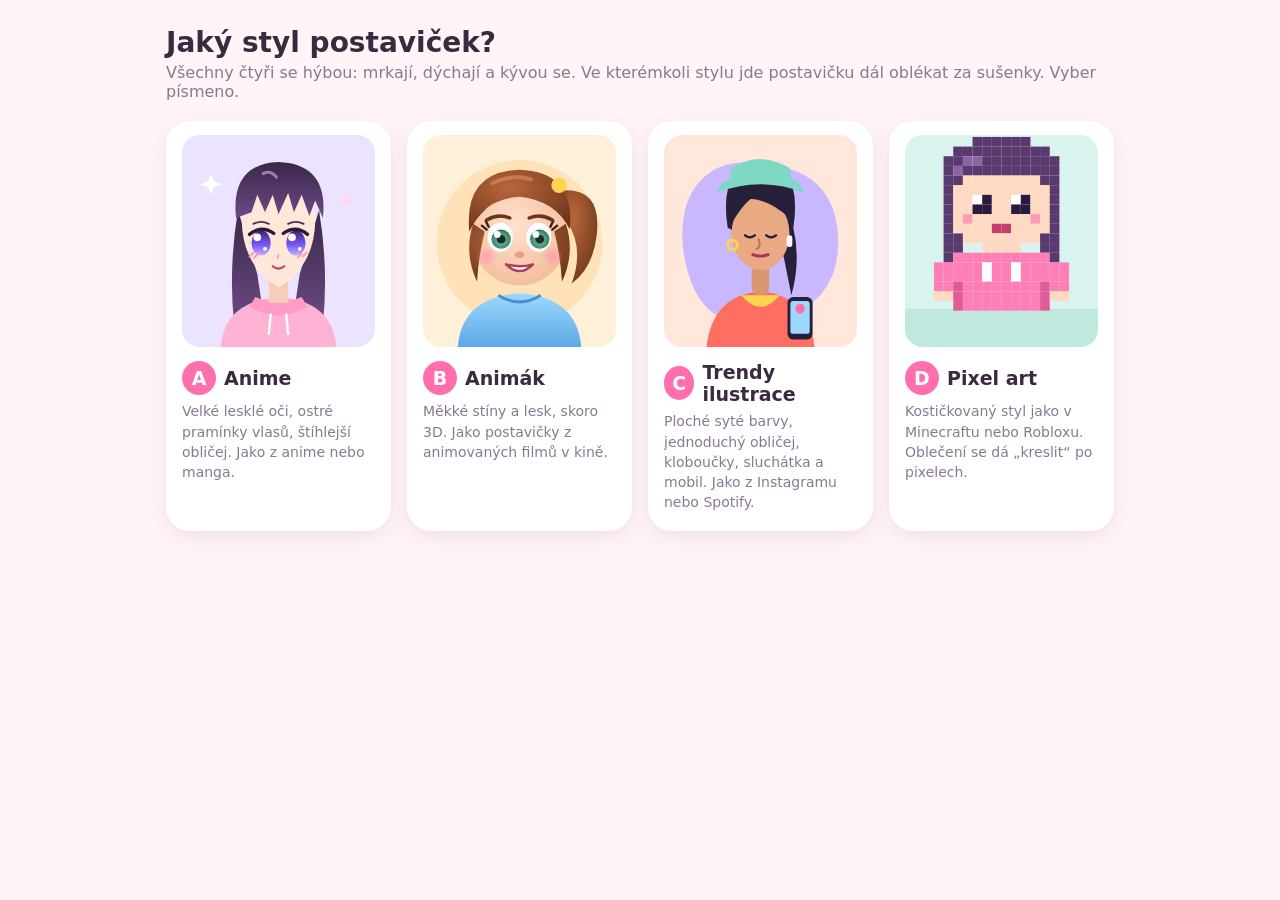
<file: navrhy.html>
<!doctype html>
<html lang="cs">
<head>
<meta charset="utf-8">
<meta name="viewport" content="width=device-width, initial-scale=1">
<title>Biscuit – styly postaviček</title>
<style>
  :root { --bg: #fff4f8; --text: #3b2a3f; --tlumene: #8a7891; --ruzova: #ff6fae; color-scheme: light; }
  * { box-sizing: border-box; }
  body { margin: 0; font-family: ui-rounded, "SF Pro Rounded", system-ui, sans-serif; background: var(--bg); color: var(--text); }
  main { max-width: 980px; margin: 0 auto; padding: 20px 16px 40px; }
  h1 { font-size: 28px; margin: 6px 0 4px; }
  .uvod { color: var(--tlumene); margin: 0 0 20px; }
  .styly { display: grid; grid-template-columns: repeat(auto-fit, minmax(220px, 1fr)); gap: 16px; }
  .styl { background: #fff; border-radius: 24px; padding: 14px 16px 18px; box-shadow: 0 6px 18px rgba(150, 90, 140, .13); }
  .styl svg { width: 100%; height: auto; display: block; border-radius: 18px; }
  .pismeno { display: inline-grid; place-items: center; width: 34px; height: 34px; border-radius: 50%; background: var(--ruzova); color: #fff; font-weight: 800; margin-right: 8px; }
  h2 { display: flex; align-items: center; font-size: 19px; margin: 14px 0 6px; }
  .styl p { margin: 0; color: var(--tlumene); font-size: 14px; line-height: 1.45; }

  /* Pohyb – společné */
  .mrk { animation: mrk 4.2s infinite; transform-box: fill-box; transform-origin: center; }
  @keyframes mrk { 0%, 92%, 100% { transform: scaleY(1); } 95% { transform: scaleY(.08); } }
  .dech { animation: dech 3.2s ease-in-out infinite; transform-box: fill-box; transform-origin: bottom center; }
  @keyframes dech { 50% { transform: translateY(-3px); } }
  .naklon { animation: naklon 5s ease-in-out infinite; transform-box: fill-box; transform-origin: 50% 85%; }
  @keyframes naklon { 0%, 100% { transform: rotate(0); } 30% { transform: rotate(-4deg); } 60% { transform: rotate(3deg); } }
  .vlaje { animation: vlaje 2.6s ease-in-out infinite; transform-box: fill-box; transform-origin: 20% 10%; }
  @keyframes vlaje { 50% { transform: rotate(7deg); } }
  .kyv { animation: kyv 1.2s ease-in-out infinite; transform-box: fill-box; transform-origin: 50% 100%; }
  @keyframes kyv { 50% { transform: rotate(-5deg) translateY(1px); } }
  .nota { animation: nota 2.4s linear infinite; opacity: 0; }
  .nota.d2 { animation-delay: 1.2s; }
  @keyframes nota { 0% { opacity: 0; transform: translate(0, 0); } 20% { opacity: 1; } 100% { opacity: 0; transform: translate(14px, -46px); } }
  .trpyt { animation: trpyt 1.8s ease-in-out infinite; transform-box: fill-box; transform-origin: center; }
  .trpyt.d2 { animation-delay: .9s; }
  @keyframes trpyt { 0%, 100% { transform: scale(.4); opacity: .3; } 50% { transform: scale(1); opacity: 1; } }
  .skok { animation: skok 1s steps(2) infinite; }
  @keyframes skok { 50% { transform: translateY(-10px); } }
  .pmrk { animation: pmrk 3.6s steps(1) infinite; opacity: 0; }
  @keyframes pmrk { 0%, 90% { opacity: 0; } 92%, 97% { opacity: 1; } }
</style>
</head>
<body>
<main>
  <h1>Jaký styl postaviček?</h1>
  <p class="uvod">Všechny čtyři se hýbou: mrkají, dýchají a kývou se. Ve kterémkoli stylu jde postavičku dál oblékat za sušenky. Vyber písmeno.</p>

  <div class="styly">
    <!-- A: Anime -->
    <section class="styl">
      <svg viewBox="0 0 200 220">
        <defs>
          <linearGradient id="a-duhovka" x1="0" y1="0" x2="0" y2="1"><stop offset="0" stop-color="#3a2470"/><stop offset=".6" stop-color="#7b5cff"/><stop offset="1" stop-color="#c5b4ff"/></linearGradient>
          <linearGradient id="a-vlasy" x1="0" y1="0" x2="0" y2="1"><stop offset="0" stop-color="#3b2748"/><stop offset="1" stop-color="#6b4a86"/></linearGradient>
        </defs>
        <rect width="200" height="220" fill="#ece4ff"/>
        <path class="trpyt" d="M30 40 l3 8 l8 3 l-8 3 l-3 8 l-3 -8 l-8 -3 l8 -3z" fill="#fff"/>
        <path class="trpyt d2" d="M170 60 l2 6 l6 2 l-6 2 l-2 6 l-2 -6 l-6 -2 l6 -2z" fill="#ffd6ec"/>
        <g class="dech">
          <path class="vlaje" d="M58 78 q-10 60 -4 118 l30 -12 l-6 -40z" fill="url(#a-vlasy)"/>
          <path class="vlaje" style="animation-delay:.4s" d="M142 78 q10 60 4 118 l-30 -12 l6 -40z" fill="url(#a-vlasy)"/>
          <path d="M40 220 q4 -48 60 -52 q56 4 60 52z" fill="#ffb3d4"/>
          <path d="M70 178 q30 18 60 0 l-6 -10 q-24 10 -48 0z" fill="#ff9cc6"/>
          <path d="M92 186 l-2 20 M108 186 l2 20" stroke="#fff" stroke-width="2.5" stroke-linecap="round"/>
          <rect x="90" y="150" width="20" height="24" fill="#f5cdb8"/>
          <g class="naklon">
            <path d="M62 82 q-2 52 38 76 q40 -24 38 -76 q-2 -40 -38 -42 q-36 2 -38 42z" fill="#ffe8da"/>
            <path d="M56 86 q-6 -56 44 -58 q52 2 46 58 l-8 -18 l-6 16 l-8 -22 l-8 18 l-6 -20 l-10 22 l-6 -20 l-8 18 l-8 -18 l-6 18z" fill="url(#a-vlasy)"/>
            <path d="M84 40 q8 -4 14 4" stroke="#9d7bb8" stroke-width="3" fill="none" stroke-linecap="round"/>
            <path d="M74 92 q8 -4 16 0 M110 92 q8 -4 16 0" stroke="#4a3350" stroke-width="2" fill="none" stroke-linecap="round"/>
            <g class="mrk">
              <ellipse cx="82" cy="112" rx="10" ry="13" fill="url(#a-duhovka)"/>
              <ellipse cx="118" cy="112" rx="10" ry="13" fill="url(#a-duhovka)"/>
              <circle cx="78" cy="106" r="4" fill="#fff"/><circle cx="114" cy="106" r="4" fill="#fff"/>
              <circle cx="86" cy="118" r="2" fill="#fff"/><circle cx="122" cy="118" r="2" fill="#fff"/>
              <path d="M70 103 q12 -10 25 -1 M105 102 q13 -9 25 1" stroke="#2b1a3f" stroke-width="3.5" fill="none" stroke-linecap="round"/>
            </g>
            <path d="M100 124 l-1 4" stroke="#e0a58c" stroke-width="1.6" stroke-linecap="round"/>
            <path d="M94 136 q6 5 12 0" stroke="#c2416b" stroke-width="2.2" fill="none" stroke-linecap="round"/>
            <path d="M70 126 l4 -4 M75 127 l4 -4 M120 127 l4 -4 M125 126 l4 -4" stroke="#ff9ab8" stroke-width="2" stroke-linecap="round"/>
          </g>
        </g>
      </svg>
      <h2><span class="pismeno">A</span>Anime</h2>
      <p>Velké lesklé oči, ostré pramínky vlasů, štíhlejší obličej. Jako z anime nebo manga.</p>
    </section>

    <!-- B: Animák (3D look) -->
    <section class="styl">
      <svg viewBox="0 0 200 220">
        <defs>
          <radialGradient id="b-kuze" cx=".45" cy=".4" r=".7"><stop offset="0" stop-color="#ffe2cf"/><stop offset="1" stop-color="#f2b896"/></radialGradient>
          <radialGradient id="b-vlasy" cx=".4" cy=".3" r=".8"><stop offset="0" stop-color="#b8663c"/><stop offset="1" stop-color="#6b3418"/></radialGradient>
          <radialGradient id="b-oko" cx=".5" cy=".55" r=".6"><stop offset="0" stop-color="#7ec8a8"/><stop offset=".7" stop-color="#3f8f72"/><stop offset="1" stop-color="#245a47"/></radialGradient>
          <linearGradient id="b-mikina" x1="0" y1="0" x2="0" y2="1"><stop offset="0" stop-color="#9fd8ff"/><stop offset="1" stop-color="#5aa8e6"/></linearGradient>
          <radialGradient id="b-tvar" cx=".5" cy=".5" r=".5"><stop offset="0" stop-color="#ff8fab" stop-opacity=".7"/><stop offset="1" stop-color="#ff8fab" stop-opacity="0"/></radialGradient>
        </defs>
        <rect width="200" height="220" fill="#fff0d9"/>
        <circle cx="100" cy="112" r="86" fill="#ffe2b8"/>
        <g class="dech">
          <path class="vlaje" d="M140 58 q46 -6 40 46 q-4 34 -26 50 q14 -38 -6 -66z" fill="url(#b-vlasy)"/>
          <path d="M36 220 q4 -52 64 -56 q60 4 64 56z" fill="url(#b-mikina)"/>
          <path d="M78 166 q22 14 44 0" stroke="#4a8fcc" stroke-width="3" fill="none"/>
          <g class="naklon">
            <ellipse cx="100" cy="104" rx="50" ry="52" fill="url(#b-kuze)"/>
            <path d="M48 100 q-6 -62 52 -64 q58 2 52 62 q-14 -30 -52 -34 q-28 2 -40 18 q-6 6 -12 18z" fill="url(#b-vlasy)"/>
            <path d="M52 92 q-10 30 4 60 q2 -30 8 -52z M148 92 q10 30 -4 60 q-2 -30 -8 -52z" fill="url(#b-vlasy)"/>
            <path d="M66 98 l-5 -4 M68 95 l-3 -6 M134 98 l5 -4 M132 95 l3 -6" stroke="#3b1d0e" stroke-width="2.4" stroke-linecap="round"/>
            <path d="M72 50 q20 -10 40 -4" stroke="#d48a5c" stroke-width="4" fill="none" stroke-linecap="round" opacity=".7"/>
            <circle cx="141" cy="52" r="8" fill="#ffd34d"/>
            <g class="mrk">
              <ellipse cx="80" cy="106" rx="13" ry="15" fill="#fff"/><ellipse cx="120" cy="106" rx="13" ry="15" fill="#fff"/>
              <circle cx="81" cy="108" r="10" fill="url(#b-oko)"/><circle cx="121" cy="108" r="10" fill="url(#b-oko)"/>
              <circle cx="81" cy="108" r="4.5" fill="#1b2b26"/><circle cx="121" cy="108" r="4.5" fill="#1b2b26"/>
              <circle cx="77" cy="103" r="3.5" fill="#fff"/><circle cx="117" cy="103" r="3.5" fill="#fff"/>
            </g>
            <path d="M66 88 q12 -7 24 -2 M110 86 q12 -5 24 2" stroke="#6b3418" stroke-width="3.5" fill="none" stroke-linecap="round"/>
            <ellipse cx="100" cy="124" rx="5" ry="3.5" fill="#e8a084"/>
            <circle cx="66" cy="126" r="11" fill="url(#b-tvar)"/><circle cx="134" cy="126" r="11" fill="url(#b-tvar)"/>
            <path d="M86 134 q14 14 28 0 q-14 4 -28 0z" fill="#fff" stroke="#a8405e" stroke-width="2.5" stroke-linejoin="round"/>
          </g>
        </g>
      </svg>
      <h2><span class="pismeno">B</span>Animák</h2>
      <p>Měkké stíny a lesk, skoro 3D. Jako postavičky z animovaných filmů v kině.</p>
    </section>

    <!-- C: Trendy ilustrace -->
    <section class="styl">
      <svg viewBox="0 0 200 220">
        <rect width="200" height="220" fill="#ffe7dc"/>
        <path d="M24 70 q20 -50 80 -40 q70 6 76 70 q6 70 -60 92 q-70 18 -92 -40 q-16 -44 -4 -82z" fill="#c9b8ff"/>
        <text class="nota" x="150" y="80" font-size="18" fill="#6b4fd8">♪</text>
        <text class="nota d2" x="40" y="90" font-size="16" fill="#ff6f61">♫</text>
        <g class="kyv">
          <path d="M44 220 q6 -54 56 -58 q50 4 56 58z" fill="#ff6f61"/>
          <path d="M80 166 q20 24 40 0" fill="#ffd34d"/>
          <rect x="91" y="132" width="18" height="34" rx="8" fill="#d99772"/>
          <path d="M66 96 q-10 -64 34 -66 q44 2 34 66 q8 34 -2 70 l-8 -40z" fill="#26203a"/>
          <ellipse cx="100" cy="102" rx="30" ry="38" fill="#e9a982"/>
          <path d="M70 92 q4 -46 30 -46 q26 0 30 40 q-20 -18 -40 -20 q-10 8 -20 26z" fill="#26203a"/>
          <path class="mrk" d="M84 104 q5 4 10 0 M106 104 q5 4 10 0" stroke="#26203a" stroke-width="2.6" fill="none" stroke-linecap="round"/>
          <path d="M98 108 q3 8 -2 10" stroke="#b9724f" stroke-width="2" fill="none" stroke-linecap="round"/>
          <path d="M92 124 q8 3 16 0" stroke="#a8325a" stroke-width="3" fill="none" stroke-linecap="round"/>
          <circle cx="71" cy="114" r="5" fill="none" stroke="#ffd34d" stroke-width="3"/>
          <rect x="127" y="104" width="6" height="12" rx="3" fill="#fff"/>
          <path d="M60 50 q40 -26 80 0 l6 10 q-46 -18 -92 0z" fill="#7fd8c4"/>
          <path d="M70 34 q30 -18 60 0 q4 10 -2 16 q-28 -10 -56 0 q-6 -6 -2 -16z" fill="#7fd8c4"/>
        </g>
        <g class="kyv" style="animation-delay:.1s">
          <rect x="128" y="168" width="26" height="44" rx="6" fill="#26203a"/>
          <rect x="131" y="172" width="20" height="34" rx="3" fill="#9fd8ff"/>
          <circle cx="141" cy="180" r="5" fill="#ff6fae"/>
        </g>
      </svg>
      <h2><span class="pismeno">C</span>Trendy ilustrace</h2>
      <p>Ploché syté barvy, jednoduchý obličej, kloboučky, sluchátka a mobil. Jako z Instagramu nebo Spotify.</p>
    </section>

    <!-- D: Pixel art -->
    <section class="styl">
      <svg viewBox="0 0 200 220" id="pixel">
        <rect width="200" height="220" fill="#d9f4ee"/>
        <g fill="#bfe9df"><rect x="0" y="180" width="200" height="40"/></g>
        <g class="skok" id="pixel-postava"></g>
      </svg>
      <h2><span class="pismeno">D</span>Pixel art</h2>
      <p>Kostičkovaný styl jako v Minecraftu nebo Robloxu. Oblečení se dá „kreslit“ po pixelech.</p>
    </section>
  </div>
</main>
<script>
  // Pixel art: mapa 16×18, každý znak jedna barva.
  const MAPA = [
    '.....HHHHHH.....',
    '...HHHHHHHHHH...',
    '..HHhhHHHHHHHH..',
    '..HhHHHHHHHHHH..',
    '..HHSSSSSSSSHH..',
    '..HSSSSSSSSSSH..',
    '..HSSWESSWESSH..',
    '..HSSEESSEESSH..',
    '..HSBSSSSSSBSH..',
    '..HSSSSMMSSSSH..',
    '..HHSSSSSSSSHH..',
    '..HH..SSSS..HH..',
    '..HPPPPPPPPPPH..',
    '.PPPPPwPPwPPPPP.',
    '.PPPPPwPPwPPPPP.',
    '.PPpPPPPPPPPpPP.',
    '.SSpPPPPPPPPpSS.',
    '...pPPPPPPPPp...',
  ];
  const BARVY = { H: '#5a3a6e', h: '#8d63a8', S: '#ffd9c2', E: '#2b1a3f', W: '#ffffff', B: '#ff9ab8', M: '#c2416b', P: '#ff7eb6', p: '#e05b97', w: '#ffffff' };
  const px = 10, x0 = 20, y0 = 2;
  let svg = '';
  MAPA.forEach((r, y) => [...r].forEach((c, x) => {
    if (BARVY[c]) svg += `<rect x="${x0 + x * px}" y="${y0 + y * px}" width="${px}" height="${px}" fill="${BARVY[c]}"/>`;
  }));
  // Mrknutí: přes oči se na chvilku položí kůže s čárkou.
  svg += `<g class="pmrk">${[[5, 6], [6, 6], [5, 7], [6, 7], [9, 6], [10, 6], [9, 7], [10, 7]].map(([x, y]) =>
    `<rect x="${x0 + x * px}" y="${y0 + y * px}" width="${px}" height="${px}" fill="${y === 7 ? '#2b1a3f' : '#ffd9c2'}"/>`).join('')}</g>`;
  document.getElementById('pixel-postava').innerHTML = svg;
</script>
</body>
</html>
</file>
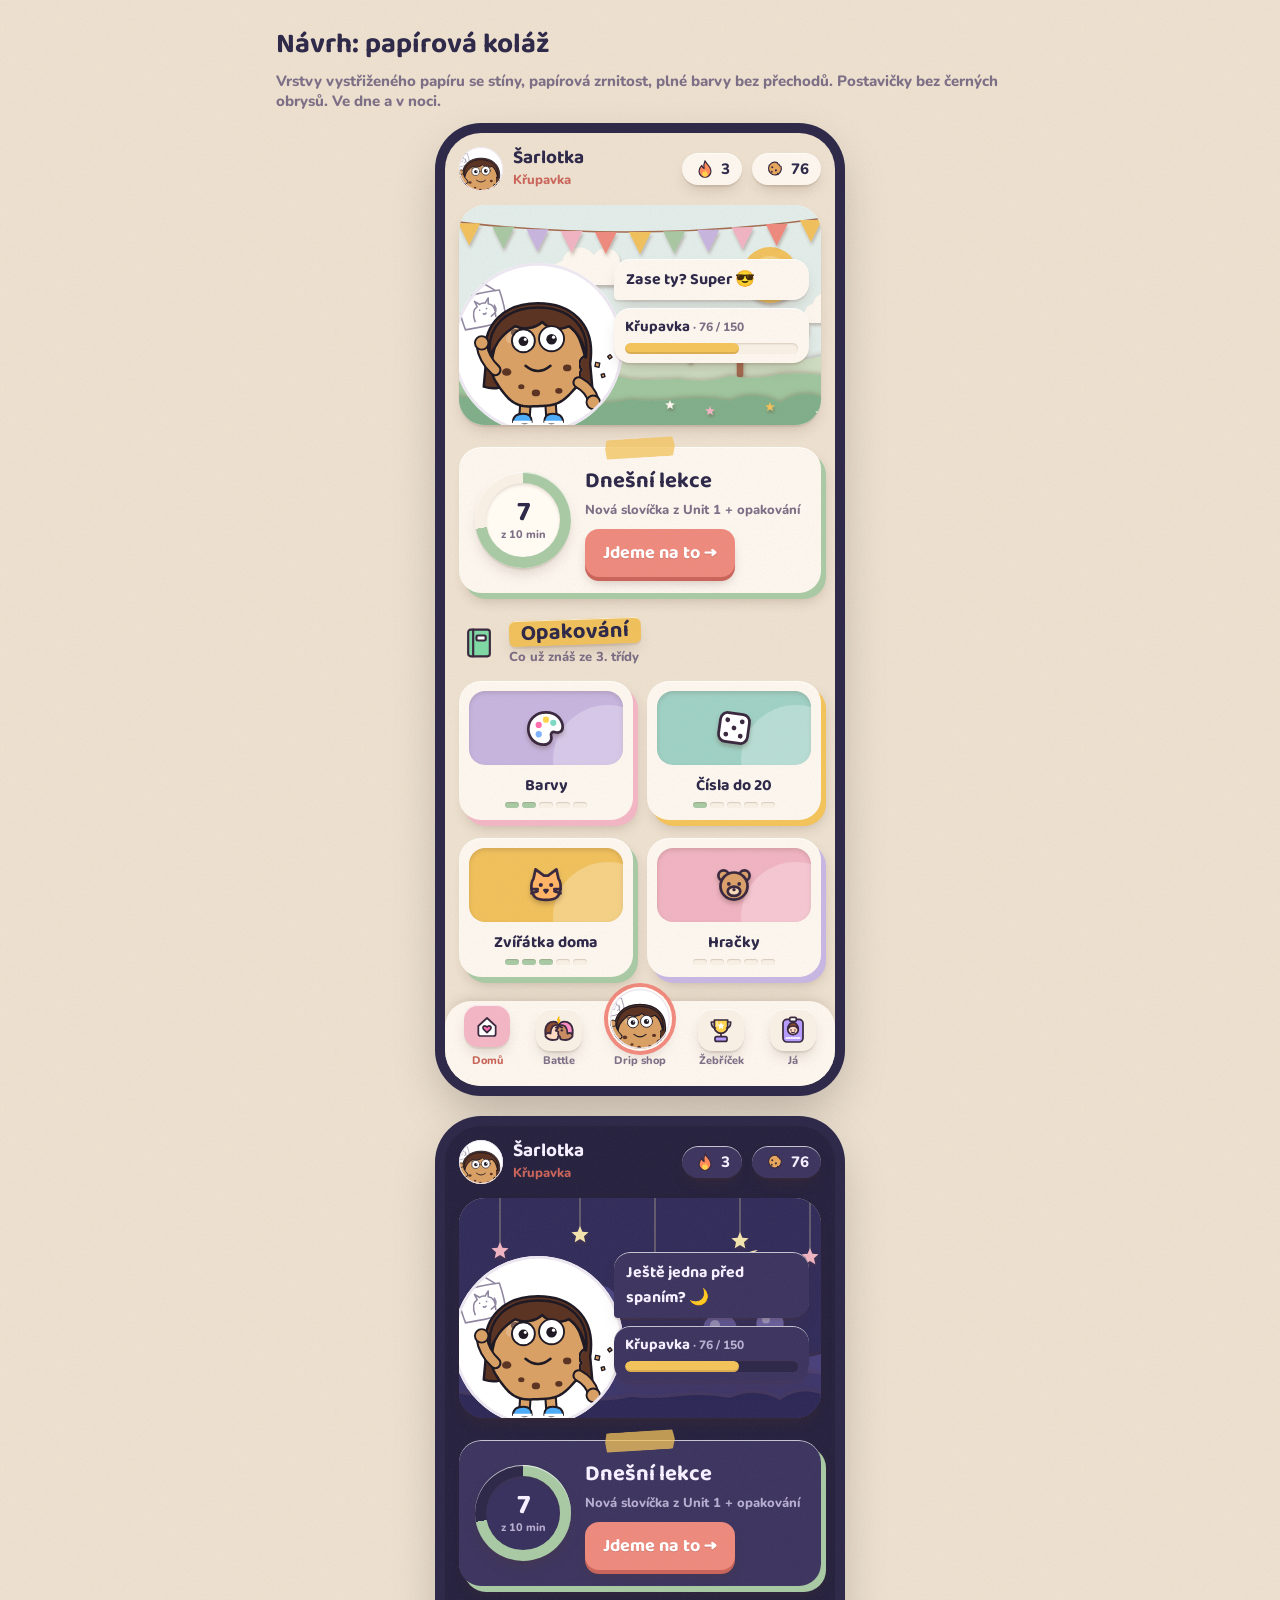
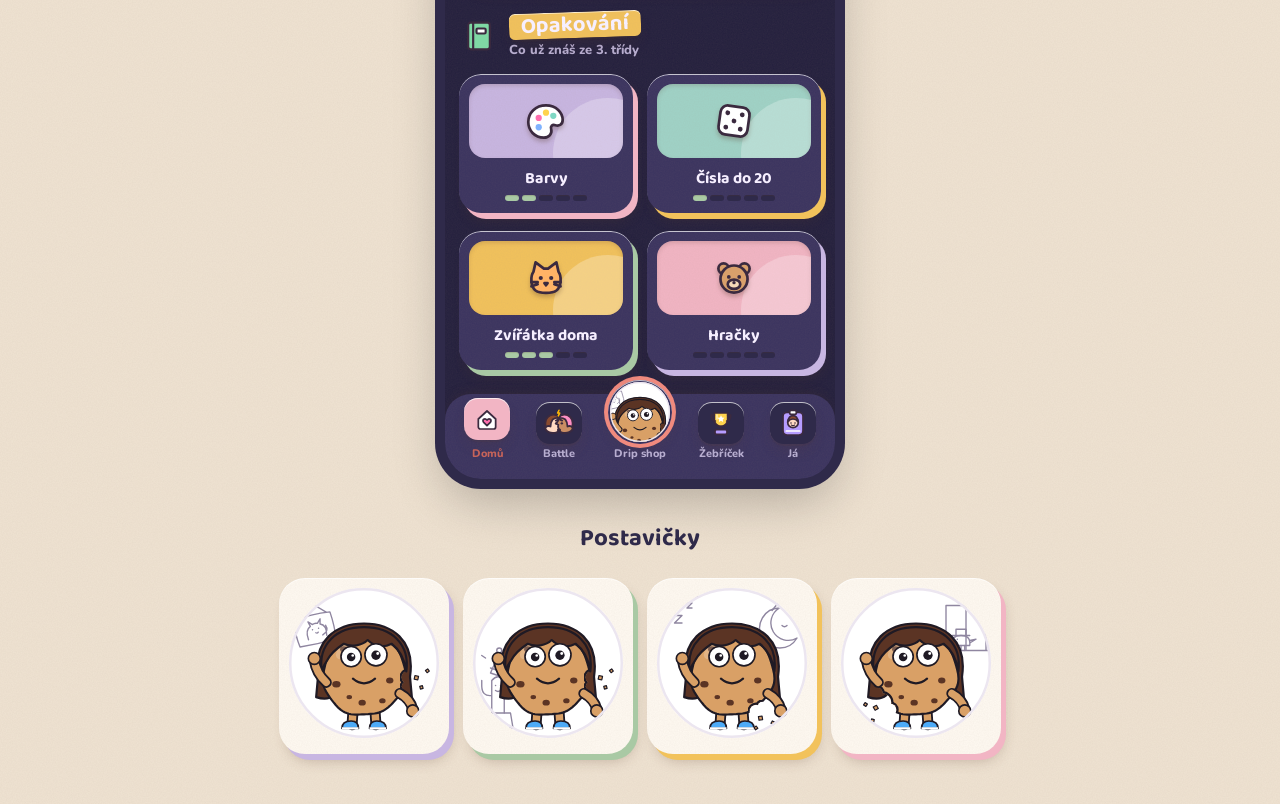
<file: papir.html>
<!doctype html>
<html lang="cs">
<head>
<meta charset="utf-8">
<meta name="viewport" content="width=device-width, initial-scale=1, viewport-fit=cover">
<title>Biscuit – papírový styl</title>
<link rel="preconnect" href="https://fonts.googleapis.com">
<link rel="preconnect" href="https://fonts.gstatic.com" crossorigin>
<link rel="stylesheet" href="https://fonts.googleapis.com/css2?family=Baloo+2:wght@600;700;800&family=Nunito:wght@700;800;900&display=swap">
<style>
  /* Návrh: papírová koláž. Žádné přechody – plné papírové barvy, vrstvy se stínem, zrnitost. */
  :root {
    --krem: #fffaf2; --papir: #f7efe3; --pozadi: #efe3d2; --inkoust: #2f2a4a; --tlumene: #7d6f86;
    --korala: #f08a7e; --korala-tm: #c9655b; --pudr: #f2b5c4; --horcice: #f2c25b; --salvej: #a9c9a4; --levandule: #c8b6e2; --mata: #9fd3c7; --hneda: #a56b4f;
    --zrno: url("data:image/svg+xml,%3Csvg xmlns='http://www.w3.org/2000/svg' width='180' height='180'%3E%3Cfilter id='n'%3E%3CfeTurbulence type='fractalNoise' baseFrequency='.8' numOctaves='3' stitchTiles='stitch'/%3E%3CfeColorMatrix values='0 0 0 0 .35 0 0 0 0 .25 0 0 0 0 .2 0 0 0 .09 0'/%3E%3C/filter%3E%3Crect width='100%25' height='100%25' filter='url(%23n)'/%3E%3C/svg%3E");
    --stin: 0 1px 0 rgba(255, 255, 255, .7) inset, 0 2px 1px rgba(90, 58, 42, .10), 0 8px 16px -6px rgba(90, 58, 42, .28);
  }
  * { box-sizing: border-box; }
  body { margin: 0; font-family: Nunito, system-ui, sans-serif; font-weight: 800; color: var(--inkoust); background: var(--pozadi) var(--zrno); }
  h1, h2, h3, b, .btn, .bublina { font-family: 'Baloo 2', Nunito, sans-serif; }
  .uvod { max-width: 760px; margin: 0 auto; padding: 22px 16px 6px; }
  .uvod h1 { margin: 0 0 4px; font-size: 28px; }
  .uvod p { margin: 0; color: var(--tlumene); font-size: 15px; }
  .telefon { max-width: 390px; margin: 16px auto 40px; padding: 14px 14px 0; background: var(--pozadi) var(--zrno); border-radius: 36px; box-shadow: 0 0 0 10px #2f2a4a, 0 20px 50px rgba(0, 0, 0, .25); overflow: hidden; }

  /* Vrstvený papír: list + podkladový list jiné barvy posunutý za ním */
  .list { position: relative; background: var(--krem) var(--zrno); border-radius: 22px; box-shadow: var(--stin); }
  /* podkladový list jiné barvy vykukující zpod karty */
  .list { box-shadow: 0 1px 0 rgba(255, 255, 255, .7) inset, 5px 6px 0 var(--zada, var(--pudr)), 5px 10px 14px -4px rgba(90, 58, 42, .3); }
  .paska { position: absolute; width: 70px; height: 20px; top: -9px; left: 50%; translate: -50% 0; rotate: -4deg; background: rgba(242, 194, 91, .75);
    box-shadow: 0 1px 2px rgba(90, 58, 42, .15); clip-path: polygon(3% 0, 97% 4%, 100% 50%, 96% 100%, 2% 96%, 0 50%); }

  .hlavicka { display: flex; align-items: center; gap: 10px; margin-bottom: 14px; }
  .hlavicka .jmeno { flex: 1; } .hlavicka .jmeno b { display: block; font-size: 19px; line-height: 1; } .hlavicka .jmeno small { color: var(--korala-tm); font-size: 13px; }
  .pilulka { display: inline-flex; align-items: center; gap: 5px; padding: 5px 12px; border-radius: 99px; background: var(--krem) var(--zrno); box-shadow: var(--stin); font-size: 15px; }

  .hero { position: relative; height: 220px; border-radius: 26px; overflow: hidden; box-shadow: var(--stin); margin-bottom: 22px; }
  .hero > svg { position: absolute; inset: 0; width: 100%; height: 100%; }
  .hero::after { content: ''; position: absolute; inset: 0; background: var(--zrno); pointer-events: none; z-index: 1; }
  .hero .postava, .hero .vpravo { z-index: 2; }
  .hero .postava { position: absolute; left: -6px; bottom: -14px; }
  .hero .vpravo { position: absolute; right: 12px; top: 54px; width: 54%; display: flex; flex-direction: column; gap: 8px; }
  .bublina { background: var(--krem) var(--zrno); padding: 8px 12px; border-radius: 16px 16px 16px 4px; box-shadow: var(--stin); font-size: 16px; font-weight: 700; }
  .uroven { background: var(--krem) var(--zrno); padding: 7px 11px 9px; border-radius: 16px; box-shadow: var(--stin); font-size: 12px; color: var(--tlumene); }
  .uroven b { color: var(--inkoust); font-size: 15px; }
  .proužek { height: 11px; border-radius: 99px; background: var(--papir); box-shadow: inset 0 1px 2px rgba(90, 58, 42, .2); margin-top: 4px; overflow: hidden; }
  .proužek i { display: block; height: 100%; width: 66%; border-radius: 99px; background: var(--horcice); box-shadow: inset 0 -2px 0 rgba(90, 58, 42, .15); }

  .dnes { display: flex; gap: 14px; align-items: center; padding: 16px; margin-bottom: 26px; --zada: var(--salvej); }
  .kruh { flex: none; width: 96px; height: 96px; border-radius: 50%; display: grid; place-content: center; text-align: center;
    background: conic-gradient(var(--salvej) 0 72%, var(--papir) 0); box-shadow: var(--stin); }
  .kruh div { width: 74px; height: 74px; border-radius: 50%; background: var(--krem); display: grid; place-content: center; box-shadow: inset 0 2px 3px rgba(90, 58, 42, .15); }
  .kruh b { font-size: 28px; line-height: 1; } .kruh small { font-size: 11px; color: var(--tlumene); }
  .dnes h3 { margin: 0; font-size: 22px; } .dnes p { margin: 2px 0 10px; font-size: 13px; color: var(--tlumene); }
  .btn { display: inline-block; border: 0; padding: 10px 18px; border-radius: 14px; font-size: 18px; font-weight: 700; color: #fff; background: var(--korala) var(--zrno);
    box-shadow: 0 4px 0 var(--korala-tm), 0 8px 12px -4px rgba(90, 58, 42, .35); text-shadow: 0 1px 0 rgba(0, 0, 0, .12); }

  .sekce { display: flex; align-items: center; gap: 10px; margin: 6px 0 14px; }
  .sekce h2 { margin: 0; font-size: 22px; line-height: 1; }
  .sekce small { color: var(--tlumene); font-size: 13px; }
  .stuha { background: var(--horcice) var(--zrno); padding: 2px 12px; border-radius: 6px; box-shadow: var(--stin); rotate: -2deg; display: inline-block; }

  .balicky { display: grid; grid-template-columns: 1fr 1fr; gap: 18px 14px; margin-bottom: 24px; }
  .balicek { padding: 10px 10px 12px; text-align: center; }
  .balicek .okno { height: 74px; border-radius: 16px; margin-bottom: 8px; display: grid; place-items: center; background: var(--barva) var(--zrno);
    box-shadow: inset 0 2px 4px rgba(90, 58, 42, .18); position: relative; overflow: hidden; }
  .balicek .okno svg { position: relative; filter: drop-shadow(0 3px 2px rgba(90, 58, 42, .3)); }
  .balicek .okno::before { content: ''; position: absolute; width: 110px; height: 110px; right: -40px; bottom: -50px; border-radius: 50%; background: rgba(255, 255, 255, .25); }
  .balicek b { font-size: 16px; display: block; }
  .balicek .stav { display: flex; gap: 3px; justify-content: center; margin-top: 4px; }
  .balicek .stav i { width: 14px; height: 6px; border-radius: 3px; background: var(--papir); box-shadow: inset 0 1px 1px rgba(90, 58, 42, .2); }
  .balicek .stav i.ok { background: var(--salvej); }

  .lista { display: flex; justify-content: space-around; align-items: flex-end; margin: 0 -14px; padding: 8px 6px 18px; background: var(--krem) var(--zrno);
    box-shadow: 0 -6px 14px -8px rgba(90, 58, 42, .35); border-radius: 26px 26px 0 0; }
  .lista a { display: flex; flex-direction: column; align-items: center; gap: 2px; font-size: 11px; color: var(--tlumene); }
  .lista a span { width: 46px; height: 42px; display: grid; place-items: center; border-radius: 14px; background: var(--papir); box-shadow: var(--stin); }
  .lista a.on span { background: var(--pudr); translate: 0 -4px; } .lista a.on { color: var(--korala-tm); }
  .lista .stred span { width: 64px; height: 64px; border-radius: 50%; margin-top: -26px; background: var(--krem); box-shadow: 0 0 0 4px var(--korala), var(--stin); overflow: hidden; }

  .postavy { max-width: 760px; margin: 0 auto 50px; padding: 0 16px; }
  .postavy .rada { display: flex; flex-wrap: wrap; gap: 14px; justify-content: center; }
  .postavy .rada > div { padding: 10px; border-radius: 26px; --zada: var(--levandule); }
  .postavy .rada > div:nth-child(2) { --zada: var(--salvej); } .postavy .rada > div:nth-child(3) { --zada: var(--horcice); } .postavy .rada > div:nth-child(4) { --zada: var(--pudr); }
</style>
</head>
<body>
  <div class="uvod">
    <h1>Návrh: papírová koláž</h1>
    <p>Vrstvy vystřiženého papíru se stíny, papírová zrnitost, plné barvy bez přechodů. Postavičky bez černých obrysů. Ve dne a v noci.</p>
  </div>
  <div class="telefon" id="den"></div>
  <div class="telefon" id="noc"></div>
  <div class="postavy"><h2 style="text-align:center">Postavičky</h2><div class="rada" id="postavy"></div></div>

<script type="module">
  import { postavicka } from './js/postavicka.js';
  import { scenaPapir } from './js/papir.js';
  import { ik } from './js/ikony.js';
  const lotka = { kuze: 'k1', uces: 'mikada', barva: 'zrzava', duhovka: 'o-modre', oci: 'rasy', obleceni: 'mikina-lila', ruka: 'susenka', pozadi: 'p-lila' };
  const balicky = [['barvy', 'Barvy', '#c8b6e2', 2], ['cisla20', 'Čísla do 20', '#9fd3c7', 1], ['zviratka', 'Zvířátka doma', '#f2c25b', 3], ['hracky', 'Hračky', '#f2b5c4', 0]];
  const obrazovka = noc => `
    <div class="hlavicka">${postavicka(lotka, 44, 'hlava', false, { papir: true })}<div class="jmeno"><b>Šarlotka</b><small>Křupavka</small></div>
      <span class="pilulka">${ik('ohen', 22, { podklad: false })} 3</span><span class="pilulka">${ik('susenka', 22, { podklad: false })} 76</span></div>
    <div class="hero">${scenaPapir(noc ? 'noc' : 'den')}
      <div class="postava">${postavicka(lotka, 170, 'cela', true, { bezPozadi: true, papir: true })}</div>
      <div class="vpravo"><div class="bublina">${noc ? 'Ještě jedna před spaním? 🌙' : 'Zase ty? Super 😎'}</div>
        <div class="uroven"><b>Křupavka</b> · 76 / 150<div class="proužek"><i></i></div></div></div></div>
    <div class="list dnes"><span class="paska"></span><div class="kruh"><div><b>7</b><small>z 10 min</small></div></div>
      <div><h3>Dnešní lekce</h3><p>Nová slovíčka z Unit 1 + opakování</p><span class="btn">Jdeme na to →</span></div></div>
    <div class="sekce">${ik('o-kniha', 40, { podklad: false })}<div><h2><span class="stuha">Opakování</span></h2><small>Co už znáš ze 3. třídy</small></div></div>
    <div class="balicky">${balicky.map(([id, nazev, barva, ok], i) => `<div class="list balicek" style="--barva:${barva};--zada:${['#f2b5c4', '#f2c25b', '#a9c9a4', '#c8b6e2'][i]}">
      <div class="okno">${ik(id, 50, { podklad: false })}</div><b>${nazev}</b><div class="stav">${[0, 1, 2, 3, 4].map(k => `<i class="${k < ok ? 'ok' : ''}"></i>`).join('')}</div></div>`).join('')}</div>
    <div class="lista"><a class="on"><span>${ik('domu', 32, { podklad: false })}</span>Domů</a><a><span>${ik('tab-battle', 34, { podklad: false })}</span>Battle</a>
      <a class="stred"><span>${postavicka(lotka, 60, 'hlava', true, { papir: true })}</span>Drip shop</a>
      <a><span>${ik('tab-zebricek', 32, { podklad: false })}</span>Žebříček</a><a><span>${ik('tab-ja', 32, { podklad: false })}</span>Já</a></div>`;
  document.getElementById('den').innerHTML = obrazovka(false);
  const noc = document.getElementById('noc');
  noc.innerHTML = obrazovka(true);
  noc.style.cssText = '--krem:#3a335f;--papir:#2f2a4a;--pozadi:#231f3d;--inkoust:#f6efff;--tlumene:#b8aed0;color:#f6efff';
  const looky = [
    lotka,
    { kuze: 'k4', uces: 'afro', barva: 'cerna', duhovka: 'o-hnede', obleceni: 'dziny', nausnice: 'kruhy', pozadi: 'p-mata' },
    { kuze: 'k2', uces: 'kratke', barva: 'hneda', duhovka: 'o-zelene', obleceni: 'dres', hlava: 'ksiltovka', pozadi: 'p-slunce', mazlicek: 'pejsek' },
    { kuze: 'k3', uces: 'buns', barva: 'ruzova', duhovka: 'o-fialove', obleceni: 'kozena', oci: 'linky', pozadi: 'p-srdicka' },
  ];
  document.getElementById('postavy').innerHTML = looky.map(l => `<div class="list">${postavicka(l, 150, 'cela', true, { papir: true })}</div>`).join('');
</script>
</body>
</html>
</file>
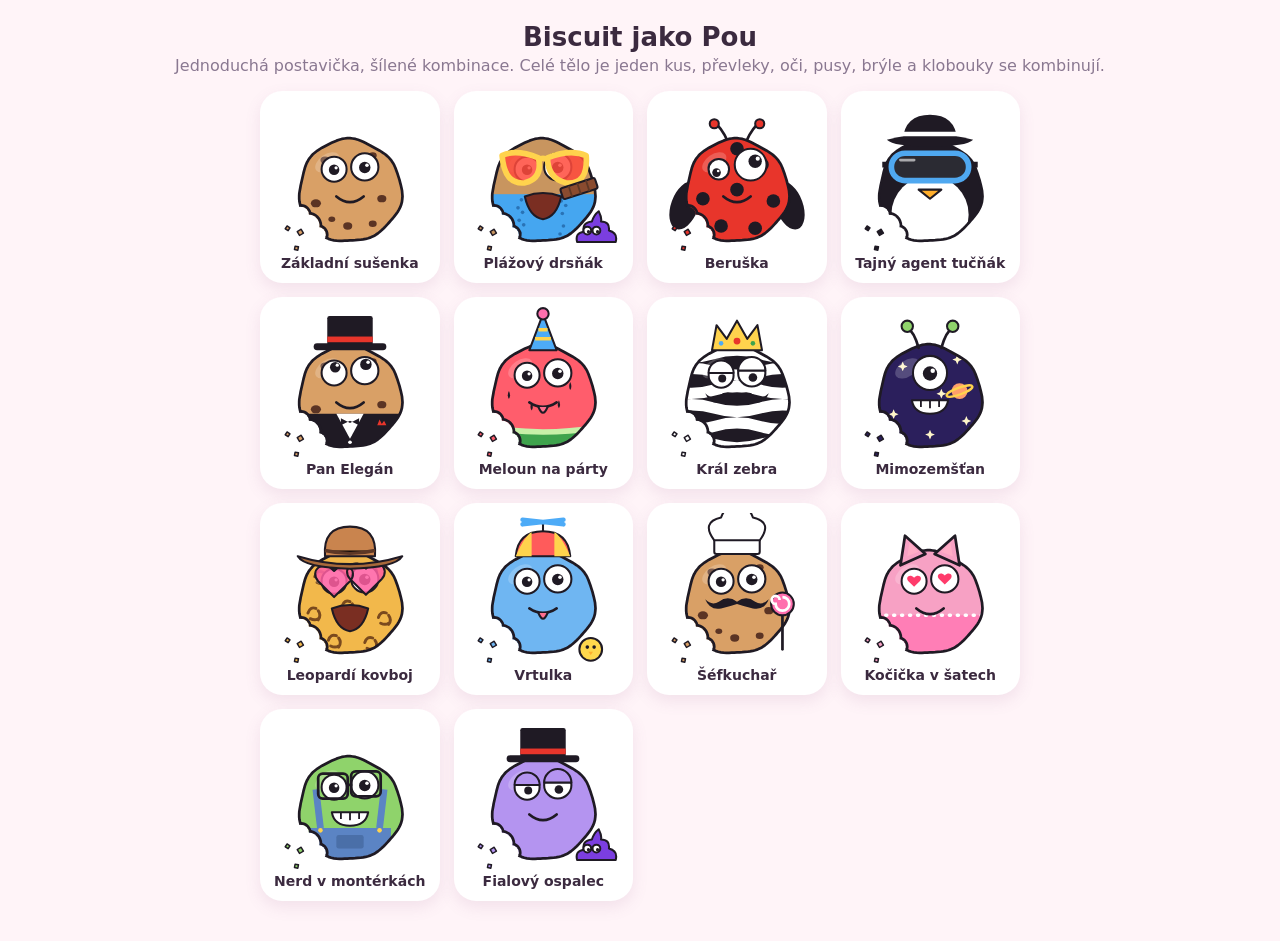
<file: pou.html>
<!doctype html>
<html lang="cs">
<head>
<meta charset="utf-8">
<meta name="viewport" content="width=device-width, initial-scale=1">
<title>Biscuit – postavička jako Pou</title>
<style>
  body { margin: 0; font-family: ui-rounded, "SF Pro Rounded", system-ui, sans-serif; color: #3b2a3f; background: #fff4f8; text-align: center; }
  h1 { margin: 22px 0 4px; font-size: 26px; } p { margin: 0 16px 16px; color: #8a7891; }
  .mrizka { display: grid; grid-template-columns: repeat(auto-fill, minmax(160px, 1fr)); gap: 14px; max-width: 760px; margin: 0 auto 40px; padding: 0 14px; }
  .mrizka div { background: #fff; border-radius: 22px; padding: 10px 6px 12px; box-shadow: 0 6px 16px rgba(150, 90, 140, .12); font-weight: 700; font-size: 14px; }
  .mrizka svg { display: block; margin: 0 auto 4px; animation: dech 2.8s ease-in-out infinite; transform-origin: 50% 100%; }
  .mrizka div:nth-child(odd) svg { animation-delay: -1.3s; }
  @keyframes dech { 50% { transform: scale(1.03, .97); } }
</style>
</head>
<body>
  <h1>Biscuit jako Pou</h1>
  <p>Jednoduchá postavička, šílené kombinace. Celé tělo je jeden kus, převleky, oči, pusy, brýle a klobouky se kombinují.</p>
  <div class="mrizka" id="m"></div>
<script type="module">
  import { blob } from './js/blob.js';
  const k = [
    ['Základní sušenka', {}],
    ['Plážový drsňák', { kuze: 'hneda', oci: 'koukaci', pusa: 'otevrena', obleceni: 'plavky', bryle: 'velke', vec: 'cokolada', mazlicek: 'hovinko' }],
    ['Beruška', { kuze: 'beruska', oci: 'silene' }],
    ['Tajný agent tučňák', { kuze: 'tucnak', pusa: 'zobak', bryle: 'lyzarske', hlava: 'fedora' }],
    ['Pan Elegán', { kuze: 'susenka', oci: 'nahoru', obleceni: 'smoking', hlava: 'cylindr' }],
    ['Meloun na párty', { kuze: 'meloun', pusa: 'jazyk', hlava: 'party' }],
    ['Král zebra', { kuze: 'zebra', vousy: 'knir', hlava: 'korunka', oci: 'ospale' }],
    ['Mimozemšťan', { kuze: 'galaxie', oci: 'kyklop', hlava: 'tykadla', pusa: 'zuby' }],
    ['Leopardí kovboj', { kuze: 'leopard', bryle: 'srdickove', hlava: 'kovboj', pusa: 'otevrena' }],
    ['Vrtulka', { kuze: 'modra', hlava: 'vrtulka', pusa: 'jazyk', mazlicek: 'kure' }],
    ['Šéfkuchař', { kuze: 'susenka', hlava: 'kuchar', vec: 'lizatko', vousy: 'knir' }],
    ['Kočička v šatech', { kuze: 'ruzova', hlava: 'ousko', obleceni: 'saty', oci: 'zamilovane' }],
    ['Nerd v montérkách', { kuze: 'zelena', bryle: 'nerd', obleceni: 'monterky', pusa: 'zuby' }],
    ['Fialový ospalec', { kuze: 'fialova', oci: 'ospale', hlava: 'cylindr', mazlicek: 'hovinko' }],
  ];
  document.getElementById('m').innerHTML = k.map(([n, v]) => `<div>${blob(v, 150)}${n}</div>`).join('');
</script>
</body>
</html>
</file>
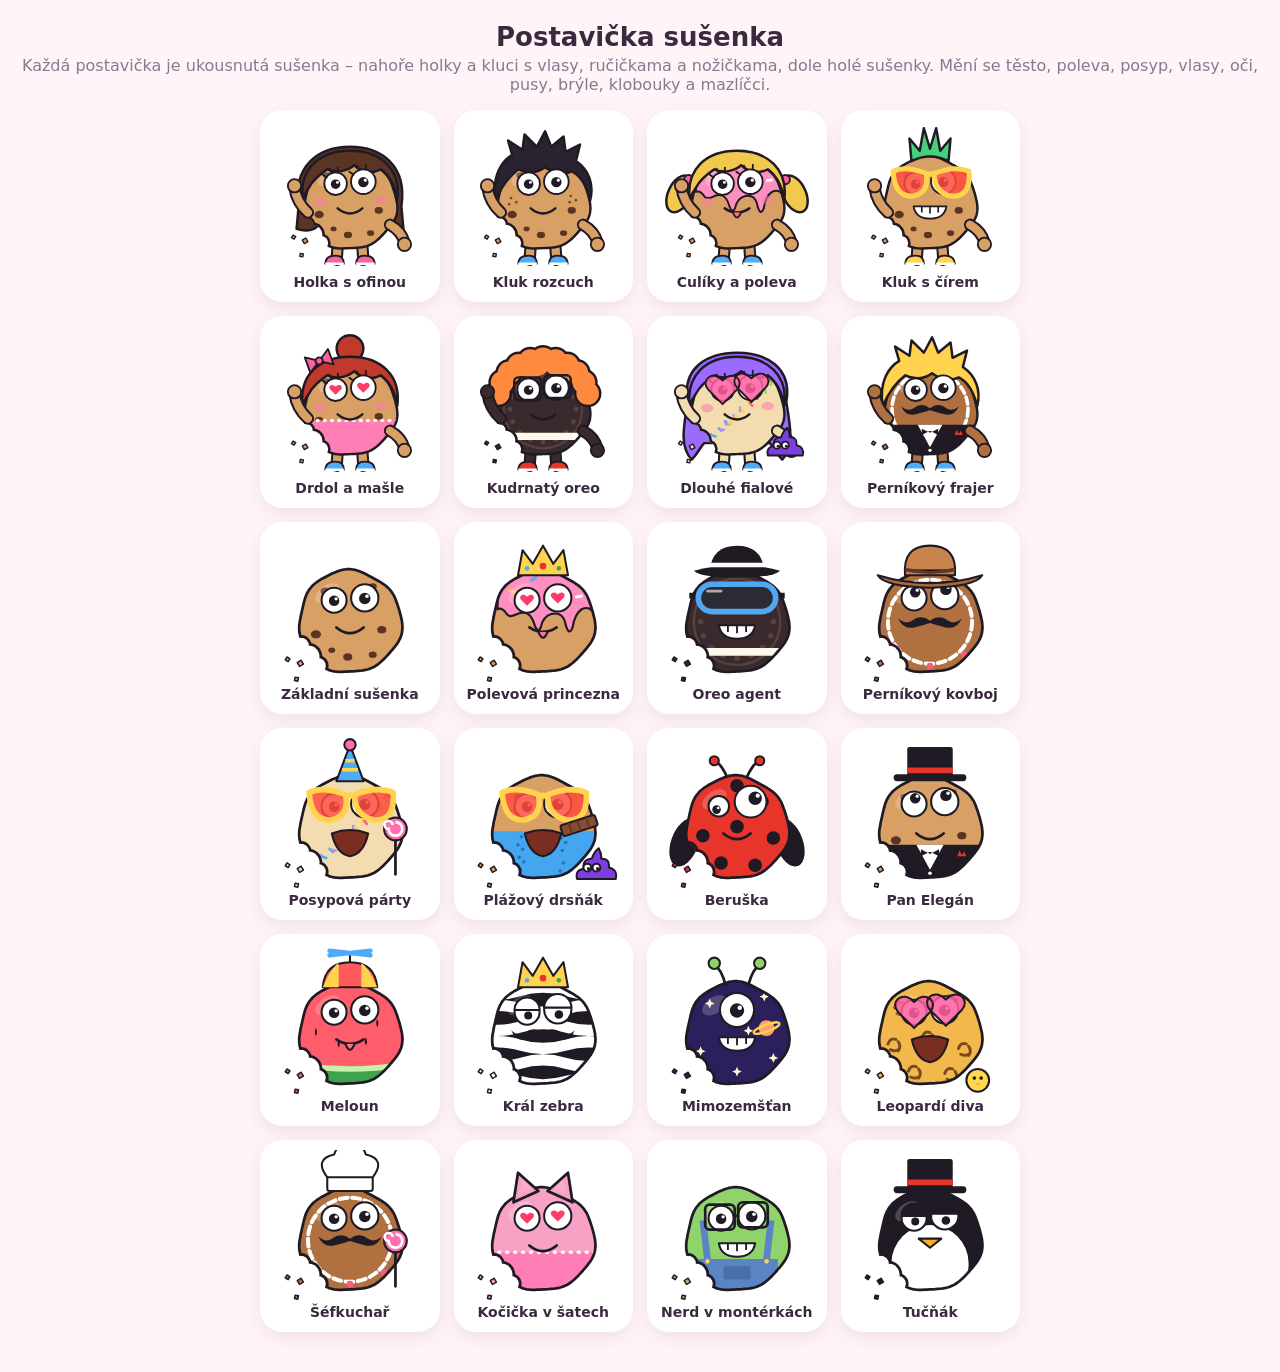
<file: susenka.html>
<!doctype html>
<html lang="cs">
<head>
<meta charset="utf-8">
<meta name="viewport" content="width=device-width, initial-scale=1">
<title>Biscuit – postavička sušenka</title>
<style>
  body { margin: 0; font-family: ui-rounded, "SF Pro Rounded", system-ui, sans-serif; color: #3b2a3f; background: #fff4f8; text-align: center; }
  h1 { margin: 22px 0 4px; font-size: 26px; } p { margin: 0 16px 16px; color: #8a7891; }
  .mrizka { display: grid; grid-template-columns: repeat(auto-fill, minmax(160px, 1fr)); gap: 14px; max-width: 760px; margin: 0 auto 40px; padding: 0 14px; }
  .mrizka div { background: #fff; border-radius: 22px; padding: 10px 6px 12px; box-shadow: 0 6px 16px rgba(150, 90, 140, .12); font-weight: 700; font-size: 14px; }
  .mrizka svg { display: block; margin: 0 auto 4px; animation: dech 2.8s ease-in-out infinite; transform-origin: 50% 100%; }
  .mrizka div:nth-child(odd) svg { animation-delay: -1.3s; }
  @keyframes dech { 50% { transform: scale(1.03, .97); } }
</style>
</head>
<body>
  <h1>Postavička sušenka</h1>
  <p>Každá postavička je ukousnutá sušenka – nahoře holky a kluci s vlasy, ručičkama a nožičkama, dole holé sušenky. Mění se těsto, poleva, posyp, vlasy, oči, pusy, brýle, klobouky a mazlíčci.</p>
  <div class="mrizka" id="m"></div>
<script type="module">
  import { blob } from './js/blob.js';
  const k = [
    ['Holka s ofinou', { rod: 'z', vlasy: 'ofina', barvaVlasu: '#5b3424', boty: '#ff5fa2' }],
    ['Kluk rozcuch', { rod: 'm', vlasy: 'rozcuch', barvaVlasu: '#2b2230', pihy: true }],
    ['Culíky a poleva', { rod: 'z', kuze: 'poleva', vlasy: 'culiky', barvaVlasu: '#f2c94c', pusa: 'jazyk' }],
    ['Kluk s čírem', { rod: 'm', vlasy: 'ciro', barvaVlasu: '#45d07a', bryle: 'velke', pusa: 'zuby', boty: '#ffd34d' }],
    ['Drdol a mašle', { rod: 'z', vlasy: 'drdol', masle: true, barvaVlasu: '#c0392b', oci: 'zamilovane', obleceni: 'saty' }],
    ['Kudrnatý oreo', { rod: 'm', kuze: 'oreo', vlasy: 'kudrny', barvaVlasu: '#ff8a3d', bryle: 'nerd', boty: '#e8352b' }],
    ['Dlouhé fialové', { rod: 'z', kuze: 'posyp', vlasy: 'dlouhe', barvaVlasu: '#9b6bff', bryle: 'srdickove', mazlicek: 'hovinko' }],
    ['Perníkový frajer', { rod: 'm', kuze: 'pernik', vlasy: 'rozcuch', barvaVlasu: '#ffd34d', obleceni: 'smoking', vousy: 'knir' }],
    ['Základní sušenka', {}],
    ['Polevová princezna', { kuze: 'poleva', oci: 'zamilovane', hlava: 'korunka', pusa: 'jazyk' }],
    ['Oreo agent', { kuze: 'oreo', bryle: 'lyzarske', hlava: 'fedora', pusa: 'zuby' }],
    ['Perníkový kovboj', { kuze: 'pernik', hlava: 'kovboj', vousy: 'knir', oci: 'nahoru' }],
    ['Posypová párty', { kuze: 'posyp', hlava: 'party', bryle: 'velke', pusa: 'otevrena', vec: 'lizatko' }],
    ['Plážový drsňák', { kuze: 'susenka', pusa: 'otevrena', obleceni: 'plavky', bryle: 'velke', vec: 'cokolada', mazlicek: 'hovinko' }],
    ['Beruška', { kuze: 'beruska', oci: 'silene' }],
    ['Pan Elegán', { kuze: 'susenka', oci: 'nahoru', obleceni: 'smoking', hlava: 'cylindr' }],
    ['Meloun', { kuze: 'meloun', pusa: 'jazyk', hlava: 'vrtulka' }],
    ['Král zebra', { kuze: 'zebra', vousy: 'knir', hlava: 'korunka', oci: 'ospale' }],
    ['Mimozemšťan', { kuze: 'galaxie', oci: 'kyklop', hlava: 'tykadla', pusa: 'zuby' }],
    ['Leopardí diva', { kuze: 'leopard', bryle: 'srdickove', pusa: 'otevrena', mazlicek: 'kure' }],
    ['Šéfkuchař', { kuze: 'pernik', hlava: 'kuchar', vec: 'lizatko', vousy: 'knir' }],
    ['Kočička v šatech', { kuze: 'ruzova', hlava: 'ousko', obleceni: 'saty', oci: 'zamilovane' }],
    ['Nerd v montérkách', { kuze: 'zelena', bryle: 'nerd', obleceni: 'monterky', pusa: 'zuby' }],
    ['Tučňák', { kuze: 'tucnak', pusa: 'zobak', hlava: 'cylindr', oci: 'ospale' }],
  ];

  document.getElementById('m').innerHTML = k.map(([n, v]) => `<div>${blob(v, 150)}${n}</div>`).join('');
</script>
</body>
</html>
</file>
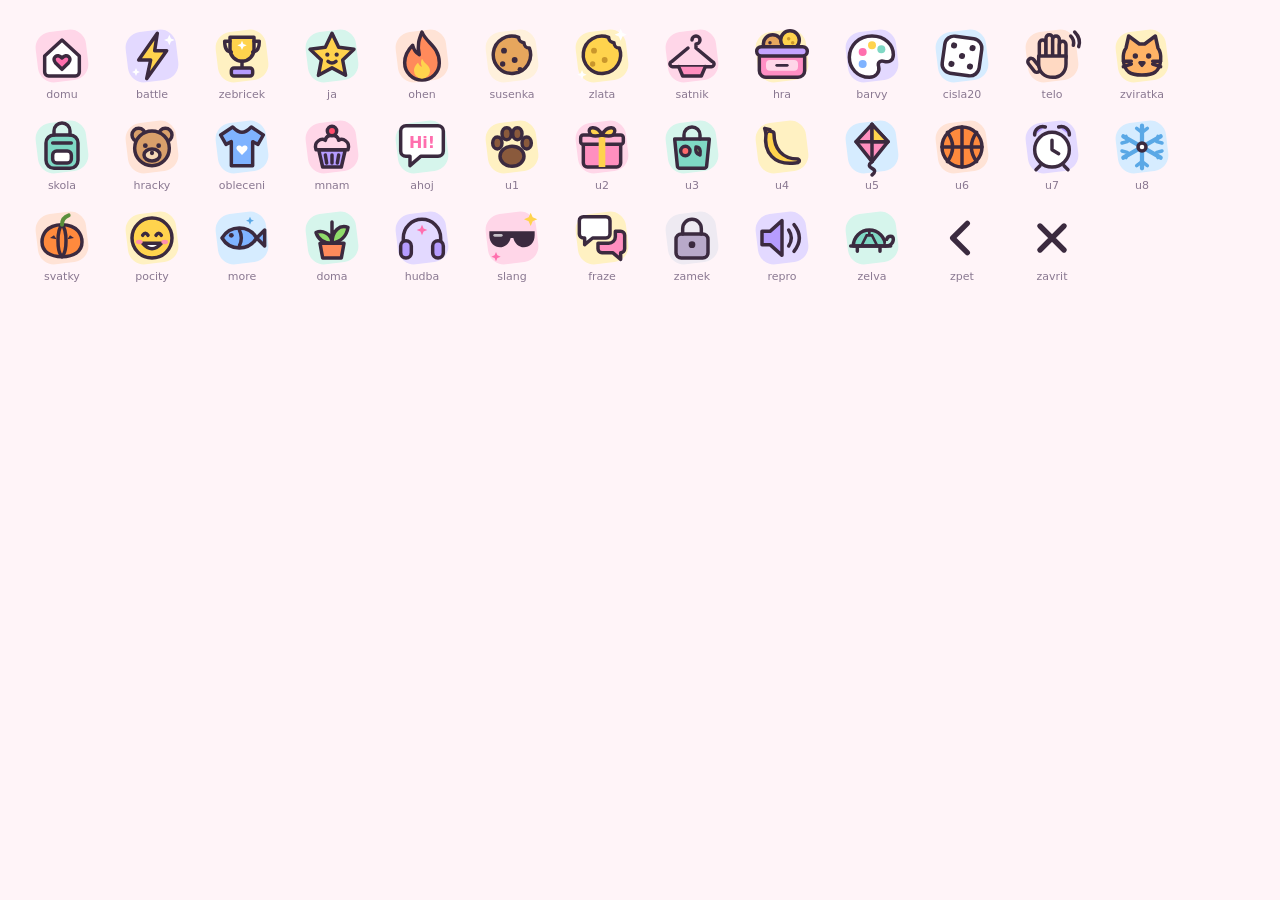
<file: tools/ikony.html>
<!doctype html><meta charset="utf-8"><title>Ikony Biscuit</title>
<style>body{font-family:system-ui;background:#fff4f8;display:flex;flex-wrap:wrap;gap:14px;padding:16px}div{display:flex;flex-direction:column;align-items:center;font-size:11px;color:#8a7891;width:76px}</style>
<script type="module">
import { ik } from '../js/ikony.js';
const src = await (await fetch('../js/ikony.js')).text();
const jmena = [...src.matchAll(/^  (\w+): `/gm)].map(m => m[1]);
document.body.innerHTML = jmena.map(n => `<div>${ik(n, 64)}${n}</div>`).join('');
</script>
</file>
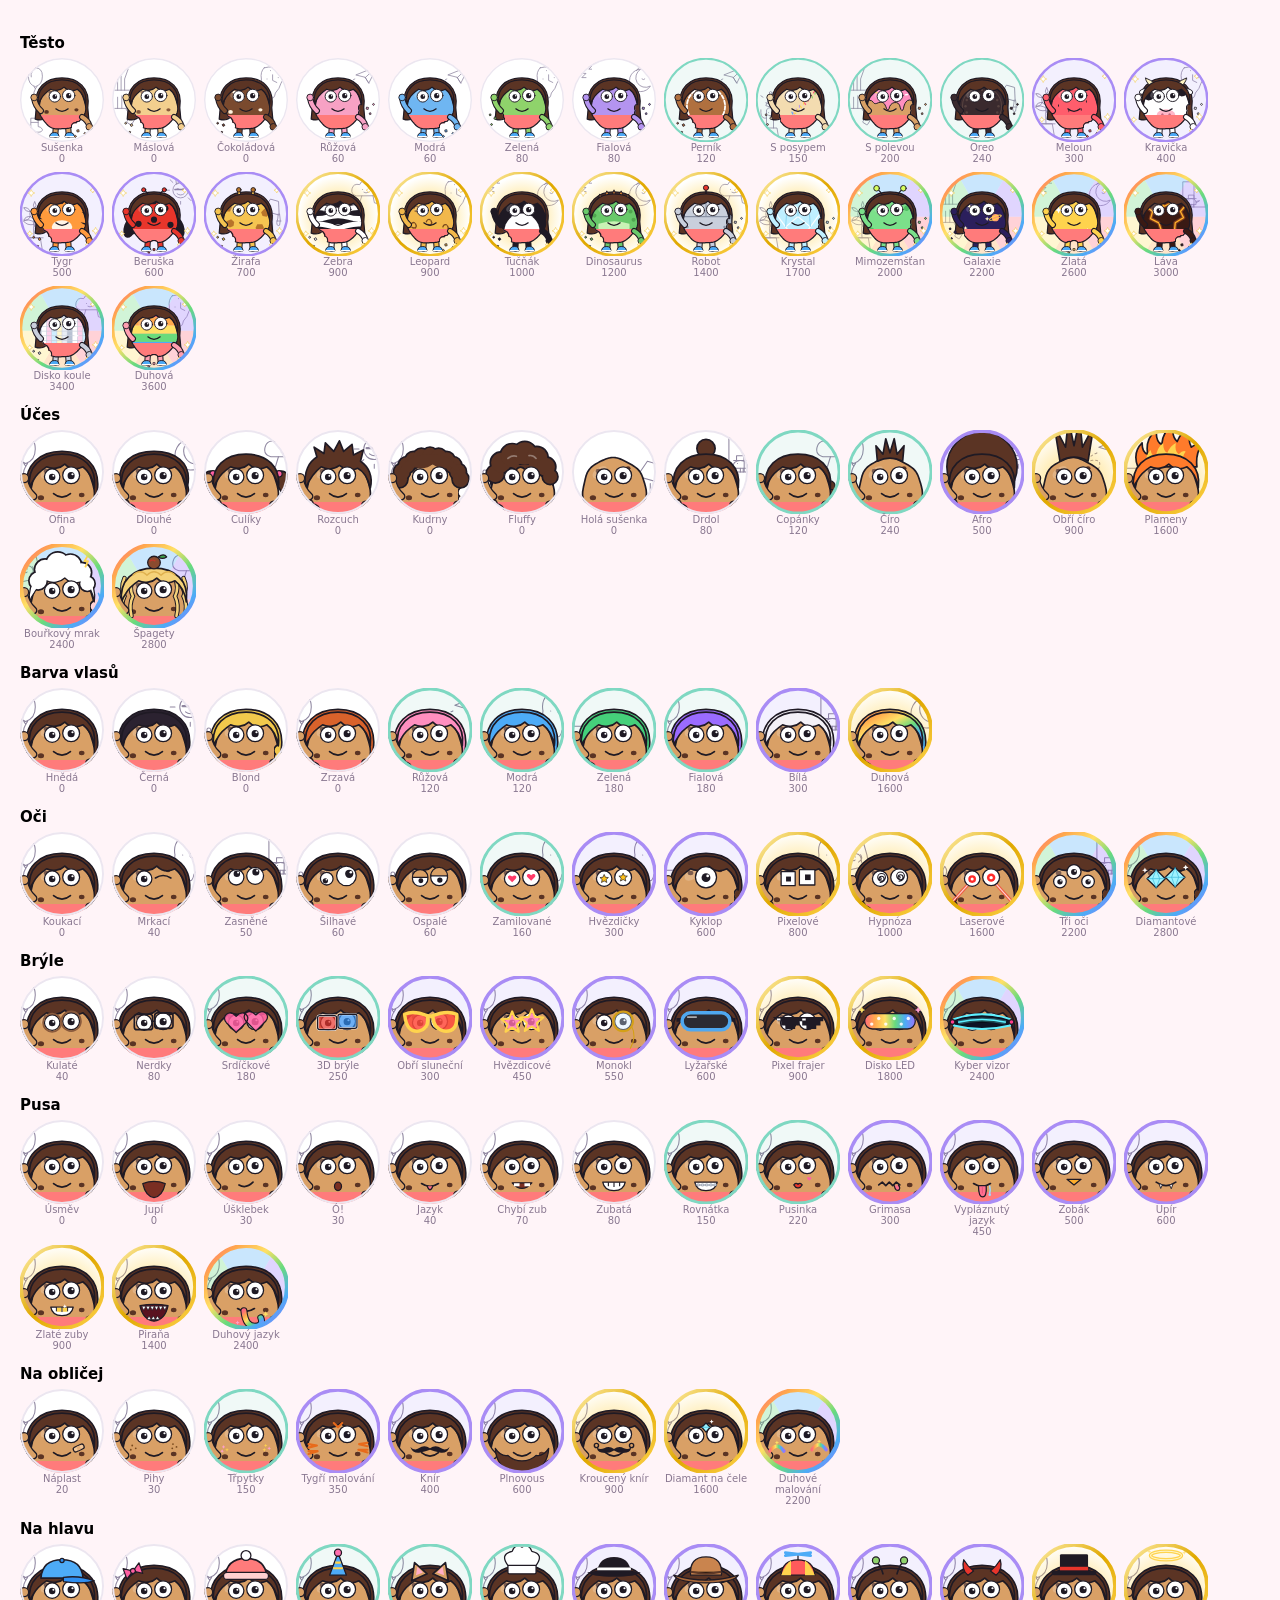
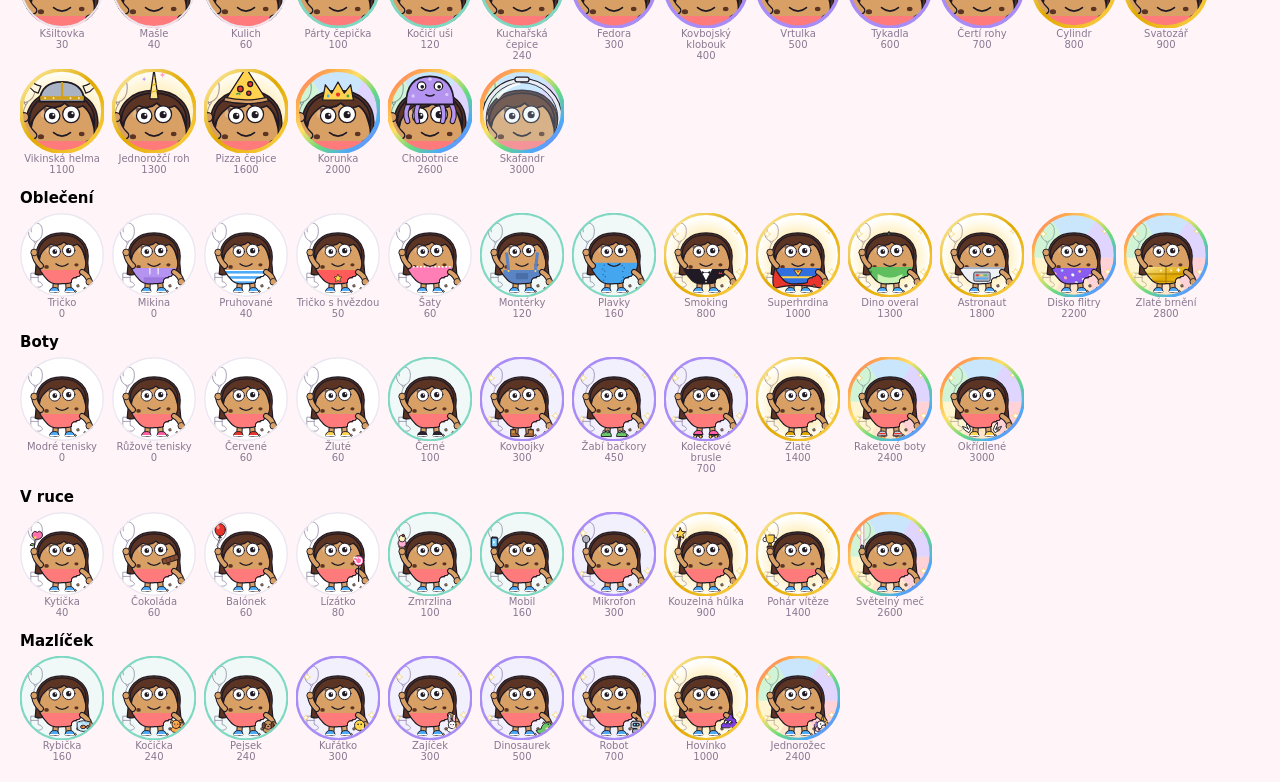
<file: tools/satnik.html>
<!doctype html><meta charset="utf-8"><title>Šatník – všechny věci</title>
<style>body{font-family:system-ui;background:#fff4f8;padding:12px}h2{font-size:15px;margin:14px 0 6px}.r{display:flex;flex-wrap:wrap;gap:8px}.r div{display:flex;flex-direction:column;align-items:center;font-size:10px;color:#8a7891;width:84px;text-align:center}</style>
<script type="module">
import { VECI, KATEGORIE, postavicka } from '../js/postavicka.js';
const k = new URLSearchParams(location.search).get('k');
document.body.innerHTML = KATEGORIE.filter(x => !k || x.id === k).map(kat => `<h2>${kat.nazev}</h2><div class="r">${VECI.filter(v => v.kat === kat.id).map(v =>
  `<div>${postavicka({ [kat.id]: v.id }, 84, kat.hlava ? 'hlava' : 'cela')}${v.nazev}<br>${v.cena}</div>`).join('')}</div>`).join('');
</script>
</file>
